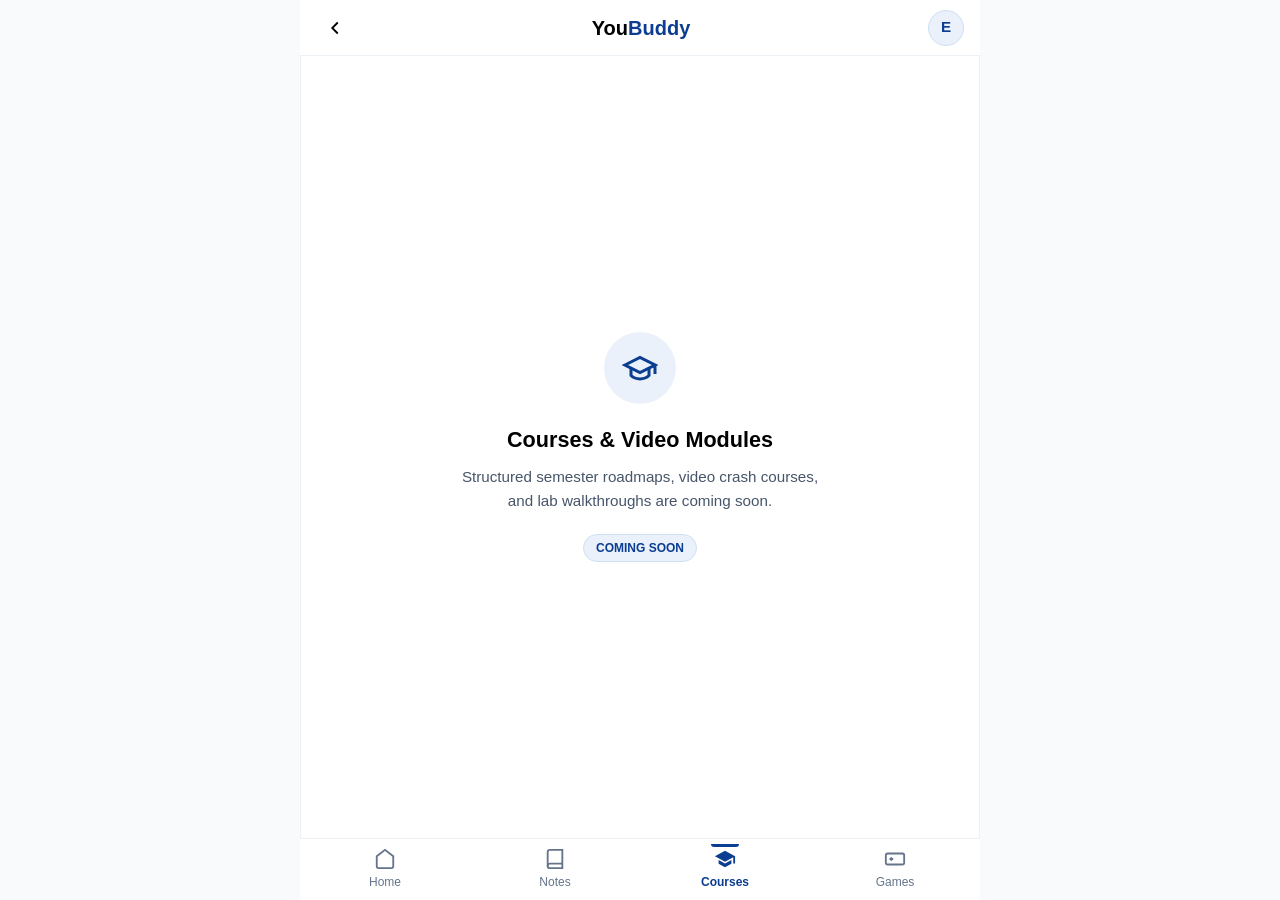
<file: courses.html>
<!DOCTYPE html>
<html lang="en">
<head>
  <meta charset="UTF-8" />
  <meta name="viewport" content="width=device-width, initial-scale=1.0, maximum-scale=1.0, user-scalable=no, viewport-fit=cover" />
  <meta name="description" content="YouBuddy — Engineering Courses" />
  <meta name="theme-color" content="#0B3D91" />

  <title>YouBuddy — Courses</title>
  <link rel="manifest" href="manifest.json" />
  <link rel="icon" href="icons/icon.svg" type="image/svg+xml" />

  <style>
    :root {
      --bg-primary: #FFFFFF;
      --bg-secondary: #F8FAFC;
      --accent-color: #0B3D91;
      --accent-light: #EBF1FA;
      --accent-border: #D0DFF2;
      --text-primary: #000000;
      --text-secondary: #475569;
      --text-muted: #64748B;
      --border-subtle: #EDF2F7;
      --topbar-height: 56px;
      --bottomnav-height: 62px;
      --app-max-width: 680px;
      --font-family: -apple-system, BlinkMacSystemFont, "Segoe UI", Roboto, sans-serif;
    }

    *, *::before, *::after {
      box-sizing: border-box;
      margin: 0; padding: 0;
      -webkit-tap-highlight-color: transparent;
    }

    body {
      background-color: #F8FAFC;
      color: var(--text-primary);
      font-family: var(--font-family);
      line-height: 1.5;
    }

    #app-container {
      max-width: var(--app-max-width);
      margin: 0 auto;
      background-color: var(--bg-primary);
      min-height: 100vh;
      display: flex;
      flex-direction: column;
      position: relative;
      border-left: 1px solid var(--border-subtle);
      border-right: 1px solid var(--border-subtle);
    }

    /* Top Bar */
    .top-bar {
      position: fixed;
      top: 0; left: 50%;
      transform: translateX(-50%);
      width: 100%;
      max-width: var(--app-max-width);
      height: var(--topbar-height);
      background-color: var(--bg-primary);
      border-bottom: 1px solid var(--border-subtle);
      display: flex;
      align-items: center;
      justify-content: space-between;
      padding: 0 16px;
      z-index: 100;
    }

    .brand-title {
      font-size: 1.25rem;
      font-weight: 800;
      color: var(--text-primary);
      text-decoration: none;
    }

    .brand-title span { color: var(--accent-color); }

    .avatar-btn {
      width: 36px;
      height: 36px;
      border-radius: 50%;
      background-color: var(--accent-light);
      color: var(--accent-color);
      border: 1.5px solid var(--accent-border);
      font-weight: 700;
      font-size: 0.95rem;
      display: flex;
      align-items: center;
      justify-content: center;
      text-decoration: none;
    }

    .icon-btn {
      background: none; border: none; cursor: pointer; padding: 8px; border-radius: 50%;
      display: flex; align-items: center; justify-content: center; color: var(--text-primary);
      text-decoration: none;
    }

    .placeholder-main {
      flex: 1;
      padding-top: var(--topbar-height);
      padding-bottom: var(--bottomnav-height);
      display: flex;
      flex-direction: column;
      align-items: center;
      justify-content: center;
      text-align: center;
      padding-left: 24px;
      padding-right: 24px;
    }

    .icon-badge {
      width: 72px; height: 72px;
      border-radius: 50%;
      background: var(--accent-light);
      color: var(--accent-color);
      display: flex;
      align-items: center;
      justify-content: center;
      margin-bottom: 20px;
    }

    .bottom-nav {
      position: fixed;
      bottom: 0; left: 50%;
      transform: translateX(-50%);
      width: 100%;
      max-width: var(--app-max-width);
      height: var(--bottomnav-height);
      background-color: var(--bg-primary);
      border-top: 1px solid var(--border-subtle);
      display: grid;
      grid-template-columns: repeat(4, 1fr);
      align-items: center;
      z-index: 100;
    }

    .bottom-nav-link {
      display: flex;
      flex-direction: column;
      align-items: center;
      justify-content: center;
      gap: 3px;
      text-decoration: none;
      color: var(--text-muted);
      font-size: 0.75rem;
      font-weight: 500;
      padding: 4px 0;
      position: relative;
    }

    .bottom-nav-link.active {
      color: var(--accent-color);
      font-weight: 700;
    }

    .bottom-nav-link.active::before {
      content: "";
      position: absolute;
      top: 0;
      width: 28px;
      height: 3px;
      background: var(--accent-color);
      border-radius: 0 0 3px 3px;
    }

    .bottom-nav-link svg { width: 22px; height: 22px; }
  </style>
</head>
<body>
  <div id="app-container">
    <header class="top-bar">
      <a href="index.html" class="icon-btn" aria-label="Back">
        <svg width="22" height="22" viewBox="0 0 24 24" fill="none" stroke="currentColor" stroke-width="2"><polyline points="15 18 9 12 15 6"/></svg>
      </a>
      <a href="index.html" class="brand-title">You<span>Buddy</span></a>
      <a href="profile.html" class="avatar-btn" id="top-avatar-btn">E</a>
    </header>

    <main class="placeholder-main">
      <div class="icon-badge">
        <svg width="36" height="36" viewBox="0 0 24 24" fill="none" stroke="currentColor" stroke-width="2"><path d="M22 10v6M2 10l10-5 10 5-10 5z"/><path d="M6 12v5c3 3 9 3 12 0v-5"/></svg>
      </div>
      <h1 style="font-size: 1.35rem; font-weight: 800; margin-bottom: 8px;">Courses & Video Modules</h1>
      <p style="font-size: 0.95rem; color: var(--text-secondary); max-width: 360px; line-height: 1.6; margin-bottom: 20px;">
        Structured semester roadmaps, video crash courses, and lab walkthroughs are coming soon.
      </p>
      <span style="padding: 4px 12px; background: var(--accent-light); color: var(--accent-color); border: 1px solid var(--accent-border); border-radius: 9999px; font-size: 0.75rem; font-weight: 700; text-transform: uppercase;">
        Coming Soon
      </span>
    </main>

    <nav class="bottom-nav">
      <a href="index.html" class="bottom-nav-link">
        <svg viewBox="0 0 24 24" fill="none" stroke="currentColor" stroke-width="2"><path d="M3 9l9-7 9 7v11a2 2 0 0 1-2 2H5a2 2 0 0 1-2-2z"/></svg>
        <span>Home</span>
      </a>
      <a href="notes.html" class="bottom-nav-link">
        <svg viewBox="0 0 24 24" fill="none" stroke="currentColor" stroke-width="2"><path d="M4 19.5A2.5 2.5 0 0 1 6.5 17H20"/><path d="M6.5 2H20v20H6.5A2.5 2.5 0 0 1 4 19.5v-15A2.5 2.5 0 0 1 6.5 2z"/></svg>
        <span>Notes</span>
      </a>
      <a href="courses.html" class="bottom-nav-link active">
        <svg viewBox="0 0 24 24" fill="currentColor"><path d="M12 3L1 9l11 6 9-4.91V17h2V9M5 13.18v4L12 21l7-3.82v-4L12 17l-7-3.82z"/></svg>
        <span>Courses</span>
      </a>
      <a href="games.html" class="bottom-nav-link">
        <svg viewBox="0 0 24 24" fill="none" stroke="currentColor" stroke-width="2"><rect x="2" y="6" width="20" height="12" rx="2"/><path d="M6 12h4m-2-2v4m7-2h.01m3-2h.01"/></svg>
        <span>Games</span>
      </a>
    </nav>
  </div>

  <script>
    const db = JSON.parse(localStorage.getItem('youbuddy_db_v1')) || {};
    const user = db.profile || { full_name: 'E' };
    document.getElementById('top-avatar-btn').textContent = (user.full_name || 'E')[0].toUpperCase();
  </script>
</body>
</html>
</file>
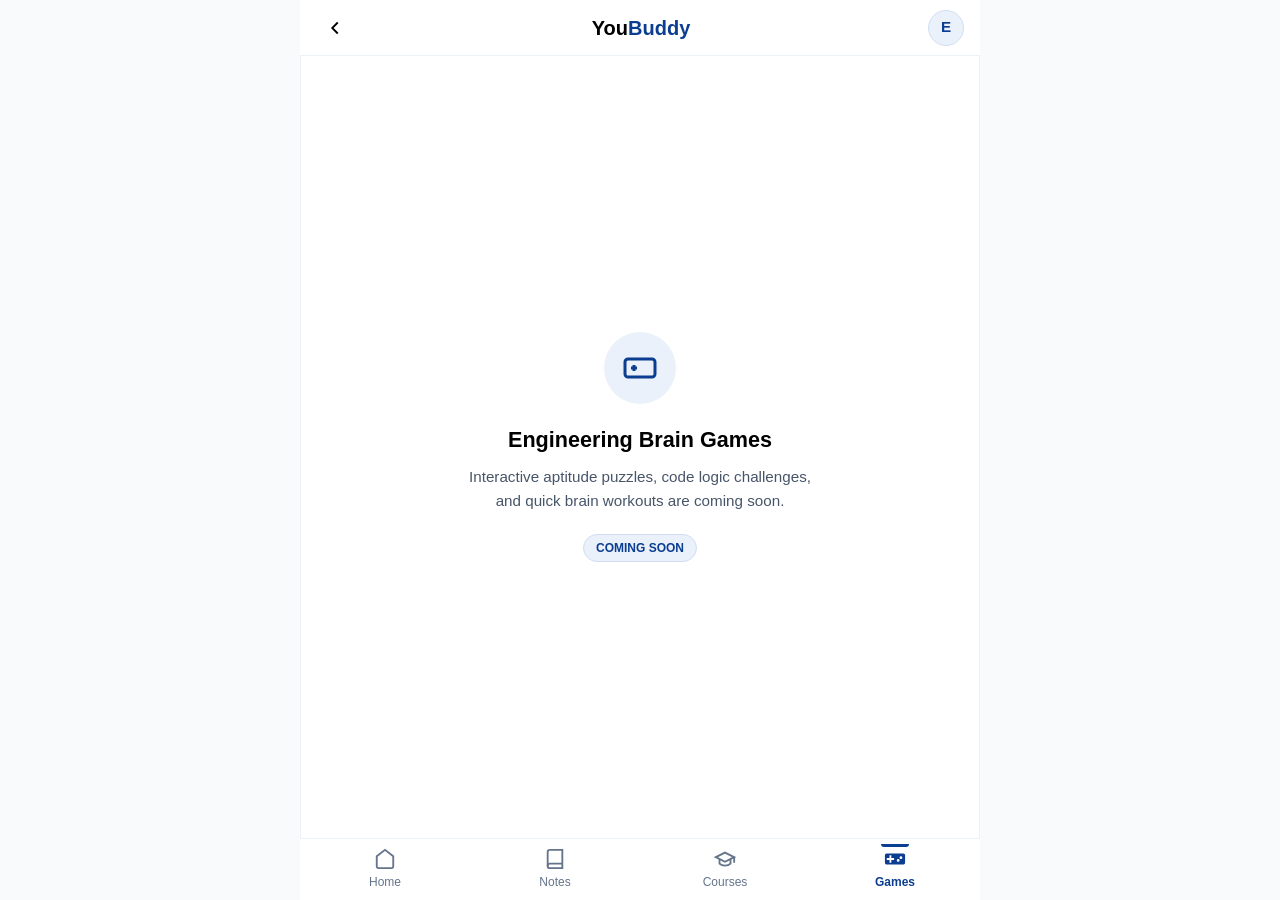
<file: games.html>
<!DOCTYPE html>
<html lang="en">
<head>
  <meta charset="UTF-8" />
  <meta name="viewport" content="width=device-width, initial-scale=1.0, maximum-scale=1.0, user-scalable=no, viewport-fit=cover" />
  <meta name="description" content="YouBuddy — Engineering Games" />
  <meta name="theme-color" content="#0B3D91" />

  <title>YouBuddy — Games</title>
  <link rel="manifest" href="manifest.json" />
  <link rel="icon" href="icons/icon.svg" type="image/svg+xml" />

  <style>
    :root {
      --bg-primary: #FFFFFF;
      --bg-secondary: #F8FAFC;
      --accent-color: #0B3D91;
      --accent-light: #EBF1FA;
      --accent-border: #D0DFF2;
      --text-primary: #000000;
      --text-secondary: #475569;
      --text-muted: #64748B;
      --border-subtle: #EDF2F7;
      --topbar-height: 56px;
      --bottomnav-height: 62px;
      --app-max-width: 680px;
      --font-family: -apple-system, BlinkMacSystemFont, "Segoe UI", Roboto, sans-serif;
    }

    *, *::before, *::after {
      box-sizing: border-box;
      margin: 0; padding: 0;
      -webkit-tap-highlight-color: transparent;
    }

    body {
      background-color: #F8FAFC;
      color: var(--text-primary);
      font-family: var(--font-family);
      line-height: 1.5;
    }

    #app-container {
      max-width: var(--app-max-width);
      margin: 0 auto;
      background-color: var(--bg-primary);
      min-height: 100vh;
      display: flex;
      flex-direction: column;
      position: relative;
      border-left: 1px solid var(--border-subtle);
      border-right: 1px solid var(--border-subtle);
    }

    /* Top Bar */
    .top-bar {
      position: fixed;
      top: 0; left: 50%;
      transform: translateX(-50%);
      width: 100%;
      max-width: var(--app-max-width);
      height: var(--topbar-height);
      background-color: var(--bg-primary);
      border-bottom: 1px solid var(--border-subtle);
      display: flex;
      align-items: center;
      justify-content: space-between;
      padding: 0 16px;
      z-index: 100;
    }

    .brand-title {
      font-size: 1.25rem;
      font-weight: 800;
      color: var(--text-primary);
      text-decoration: none;
    }

    .brand-title span { color: var(--accent-color); }

    .avatar-btn {
      width: 36px;
      height: 36px;
      border-radius: 50%;
      background-color: var(--accent-light);
      color: var(--accent-color);
      border: 1.5px solid var(--accent-border);
      font-weight: 700;
      font-size: 0.95rem;
      display: flex;
      align-items: center;
      justify-content: center;
      text-decoration: none;
    }

    .icon-btn {
      background: none; border: none; cursor: pointer; padding: 8px; border-radius: 50%;
      display: flex; align-items: center; justify-content: center; color: var(--text-primary);
      text-decoration: none;
    }

    .placeholder-main {
      flex: 1;
      padding-top: var(--topbar-height);
      padding-bottom: var(--bottomnav-height);
      display: flex;
      flex-direction: column;
      align-items: center;
      justify-content: center;
      text-align: center;
      padding-left: 24px;
      padding-right: 24px;
    }

    .icon-badge {
      width: 72px; height: 72px;
      border-radius: 50%;
      background: var(--accent-light);
      color: var(--accent-color);
      display: flex;
      align-items: center;
      justify-content: center;
      margin-bottom: 20px;
    }

    .bottom-nav {
      position: fixed;
      bottom: 0; left: 50%;
      transform: translateX(-50%);
      width: 100%;
      max-width: var(--app-max-width);
      height: var(--bottomnav-height);
      background-color: var(--bg-primary);
      border-top: 1px solid var(--border-subtle);
      display: grid;
      grid-template-columns: repeat(4, 1fr);
      align-items: center;
      z-index: 100;
    }

    .bottom-nav-link {
      display: flex;
      flex-direction: column;
      align-items: center;
      justify-content: center;
      gap: 3px;
      text-decoration: none;
      color: var(--text-muted);
      font-size: 0.75rem;
      font-weight: 500;
      padding: 4px 0;
      position: relative;
    }

    .bottom-nav-link.active {
      color: var(--accent-color);
      font-weight: 700;
    }

    .bottom-nav-link.active::before {
      content: "";
      position: absolute;
      top: 0;
      width: 28px;
      height: 3px;
      background: var(--accent-color);
      border-radius: 0 0 3px 3px;
    }

    .bottom-nav-link svg { width: 22px; height: 22px; }
  </style>
</head>
<body>
  <div id="app-container">
    <header class="top-bar">
      <a href="index.html" class="icon-btn" aria-label="Back">
        <svg width="22" height="22" viewBox="0 0 24 24" fill="none" stroke="currentColor" stroke-width="2"><polyline points="15 18 9 12 15 6"/></svg>
      </a>
      <a href="index.html" class="brand-title">You<span>Buddy</span></a>
      <a href="profile.html" class="avatar-btn" id="top-avatar-btn">E</a>
    </header>

    <main class="placeholder-main">
      <div class="icon-badge">
        <svg width="36" height="36" viewBox="0 0 24 24" fill="none" stroke="currentColor" stroke-width="2"><rect x="2" y="6" width="20" height="12" rx="2"/><path d="M6 12h4m-2-2v4m7-2h.01m3-2h.01"/></svg>
      </div>
      <h1 style="font-size: 1.35rem; font-weight: 800; margin-bottom: 8px;">Engineering Brain Games</h1>
      <p style="font-size: 0.95rem; color: var(--text-secondary); max-width: 360px; line-height: 1.6; margin-bottom: 20px;">
        Interactive aptitude puzzles, code logic challenges, and quick brain workouts are coming soon.
      </p>
      <span style="padding: 4px 12px; background: var(--accent-light); color: var(--accent-color); border: 1px solid var(--accent-border); border-radius: 9999px; font-size: 0.75rem; font-weight: 700; text-transform: uppercase;">
        Coming Soon
      </span>
    </main>

    <nav class="bottom-nav">
      <a href="index.html" class="bottom-nav-link">
        <svg viewBox="0 0 24 24" fill="none" stroke="currentColor" stroke-width="2"><path d="M3 9l9-7 9 7v11a2 2 0 0 1-2 2H5a2 2 0 0 1-2-2z"/></svg>
        <span>Home</span>
      </a>
      <a href="notes.html" class="bottom-nav-link">
        <svg viewBox="0 0 24 24" fill="none" stroke="currentColor" stroke-width="2"><path d="M4 19.5A2.5 2.5 0 0 1 6.5 17H20"/><path d="M6.5 2H20v20H6.5A2.5 2.5 0 0 1 4 19.5v-15A2.5 2.5 0 0 1 6.5 2z"/></svg>
        <span>Notes</span>
      </a>
      <a href="courses.html" class="bottom-nav-link">
        <svg viewBox="0 0 24 24" fill="none" stroke="currentColor" stroke-width="2"><path d="M22 10v6M2 10l10-5 10 5-10 5z"/><path d="M6 12v5c3 3 9 3 12 0v-5"/></svg>
        <span>Courses</span>
      </a>
      <a href="games.html" class="bottom-nav-link active">
        <svg viewBox="0 0 24 24" fill="currentColor"><path d="M21 6H3c-1.1 0-2 .9-2 2v8c0 1.1.9 2 2 2h18c1.1 0 2-.9 2-2V8c0-1.1-.9-2-2-2zm-10 7H8v3H6v-3H3v-2h3V8h2v3h3v2zm4.5 2c-.83 0-1.5-.67-1.5-1.5s.67-1.5 1.5-1.5 1.5.67 1.5 1.5-.67 1.5-1.5 1.5zm3-3c-.83 0-1.5-.67-1.5-1.5S17.67 9 18.5 9s1.5.67 1.5 1.5-.67 1.5-1.5 1.5z"/></svg>
        <span>Games</span>
      </a>
    </nav>
  </div>

  <script>
    const db = JSON.parse(localStorage.getItem('youbuddy_db_v1')) || {};
    const user = db.profile || { full_name: 'E' };
    document.getElementById('top-avatar-btn').textContent = (user.full_name || 'E')[0].toUpperCase();
  </script>
</body>
</html>
</file>
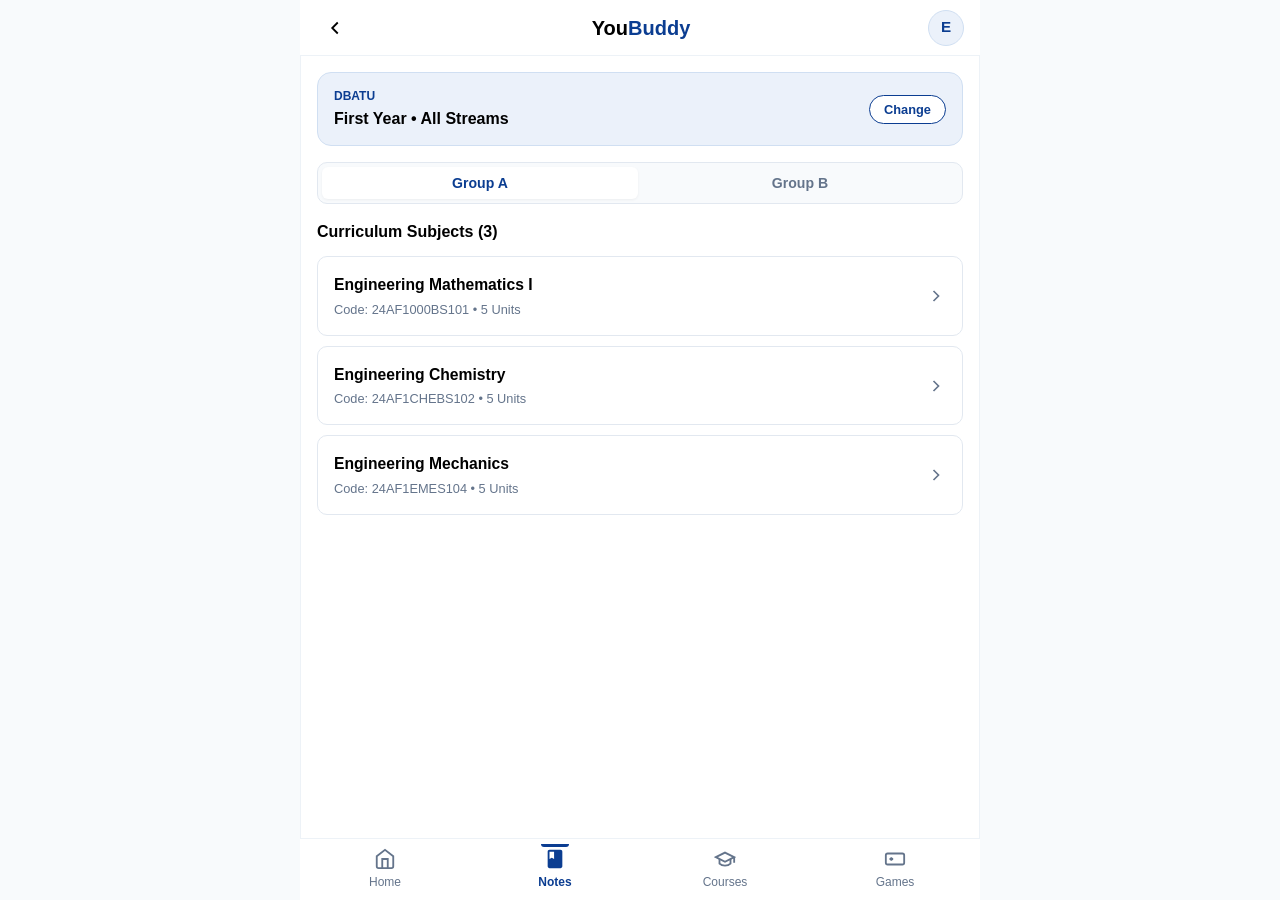
<file: notes.html>
<!DOCTYPE html>
<html lang="en">
<head>
  <meta charset="UTF-8" />
  <meta name="viewport" content="width=device-width, initial-scale=1.0, maximum-scale=1.0, user-scalable=no, viewport-fit=cover" />
  <meta name="description" content="YouBuddy — Engineering Notes & Syllabus Hub" />
  <meta name="theme-color" content="#0B3D91" />
  <meta name="mobile-web-app-capable" content="yes" />
  <meta name="apple-mobile-web-app-capable" content="yes" />

  <title>YouBuddy — Notes & Syllabus</title>
  <link rel="manifest" href="manifest.json" />
  <link rel="icon" href="icons/icon.svg" type="image/svg+xml" />

  <style>
    :root {
      --bg-primary: #FFFFFF;
      --bg-secondary: #F8FAFC;
      --accent-color: #0B3D91;
      --accent-hover: #082C6A;
      --accent-light: #EBF1FA;
      --accent-border: #D0DFF2;
      --text-primary: #000000;
      --text-secondary: #475569;
      --text-muted: #64748B;
      --text-inverse: #FFFFFF;
      --border-subtle: #EDF2F7;
      --border-medium: #E2E8F0;
      --radius-sm: 6px;
      --radius-md: 10px;
      --radius-lg: 14px;
      --radius-full: 9999px;
      --shadow-sm: 0 1px 3px rgba(0,0,0,0.05);
      --topbar-height: 56px;
      --bottomnav-height: 62px;
      --app-max-width: 680px;
      --font-family: -apple-system, BlinkMacSystemFont, "Segoe UI", Roboto, sans-serif;
    }

    *, *::before, *::after {
      box-sizing: border-box;
      margin: 0;
      padding: 0;
      -webkit-tap-highlight-color: transparent;
    }

    body {
      background-color: #F8FAFC;
      color: var(--text-primary);
      font-family: var(--font-family);
      line-height: 1.5;
    }

    #app-container {
      max-width: var(--app-max-width);
      margin: 0 auto;
      background-color: var(--bg-primary);
      min-height: 100vh;
      display: flex;
      flex-direction: column;
      position: relative;
      border-left: 1px solid var(--border-subtle);
      border-right: 1px solid var(--border-subtle);
    }

    /* Top Bar */
    .top-bar {
      position: fixed;
      top: 0;
      left: 50%;
      transform: translateX(-50%);
      width: 100%;
      max-width: var(--app-max-width);
      height: var(--topbar-height);
      background-color: var(--bg-primary);
      border-bottom: 1px solid var(--border-subtle);
      display: flex;
      align-items: center;
      justify-content: space-between;
      padding: 0 16px;
      z-index: 100;
    }

    .brand-title {
      font-size: 1.25rem;
      font-weight: 800;
      color: var(--text-primary);
      text-decoration: none;
    }

    .brand-title span { color: var(--accent-color); }

    .icon-btn {
      background: none;
      border: none;
      cursor: pointer;
      padding: 8px;
      border-radius: var(--radius-full);
      display: flex;
      align-items: center;
      justify-content: center;
      color: var(--text-primary);
    }

    .avatar-btn {
      width: 36px;
      height: 36px;
      border-radius: var(--radius-full);
      background-color: var(--accent-light);
      color: var(--accent-color);
      border: 1.5px solid var(--accent-border);
      font-weight: 700;
      font-size: 0.95rem;
      display: flex;
      align-items: center;
      justify-content: center;
      text-decoration: none;
    }

    /* Main Container */
    .notes-main {
      flex: 1;
      padding-top: calc(var(--topbar-height) + 16px);
      padding-bottom: calc(var(--bottomnav-height) + 24px);
      padding-left: 16px;
      padding-right: 16px;
      display: flex;
      flex-direction: column;
      gap: 16px;
    }

    /* Active Academic Context Bar */
    .context-card {
      background-color: var(--accent-light);
      border: 1px solid var(--accent-border);
      border-radius: var(--radius-lg);
      padding: 14px 16px;
      display: flex;
      align-items: center;
      justify-content: space-between;
    }

    .context-uni-tag {
      font-size: 0.75rem;
      font-weight: 700;
      color: var(--accent-color);
      text-transform: uppercase;
    }

    .context-details {
      font-size: 1rem;
      font-weight: 700;
      color: var(--text-primary);
      margin-top: 2px;
    }

    .btn-change {
      background: #FFFFFF;
      border: 1px solid var(--accent-color);
      color: var(--accent-color);
      border-radius: var(--radius-full);
      padding: 6px 14px;
      font-size: 0.8rem;
      font-weight: 700;
      cursor: pointer;
    }

    /* Group Tabs */
    .group-tabs {
      display: flex;
      background: var(--bg-secondary);
      border: 1px solid var(--border-medium);
      border-radius: var(--radius-md);
      padding: 4px;
      gap: 4px;
    }

    .group-btn {
      flex: 1;
      padding: 8px 12px;
      border: none;
      background: none;
      font-size: 0.88rem;
      font-weight: 600;
      color: var(--text-muted);
      cursor: pointer;
      border-radius: var(--radius-sm);
    }

    .group-btn.active {
      background: #FFFFFF;
      color: var(--accent-color);
      font-weight: 700;
      box-shadow: var(--shadow-sm);
    }

    /* Subjects List */
    .subject-row {
      background: var(--bg-primary);
      border: 1px solid var(--border-medium);
      border-radius: var(--radius-md);
      padding: 16px;
      display: flex;
      align-items: center;
      justify-content: space-between;
      cursor: pointer;
      transition: all 0.2s;
      margin-bottom: 10px;
    }

    .subject-row:hover {
      border-color: var(--accent-color);
      background-color: var(--accent-light);
    }

    .subject-title {
      font-weight: 700;
      font-size: 0.98rem;
    }

    .subject-code {
      font-size: 0.8rem;
      color: var(--text-muted);
      margin-top: 3px;
    }

    /* Topics List */
    .topic-row {
      background: var(--bg-primary);
      border: 1px solid var(--border-medium);
      border-radius: var(--radius-md);
      padding: 14px 16px;
      display: flex;
      align-items: center;
      justify-content: space-between;
      margin-bottom: 10px;
    }

    .topic-title {
      font-weight: 600;
      font-size: 0.95rem;
    }

    .btn-pdf {
      background: var(--accent-light);
      border: 1px solid var(--accent-border);
      color: var(--accent-color);
      border-radius: var(--radius-sm);
      padding: 6px 12px;
      font-size: 0.8rem;
      font-weight: 700;
      cursor: pointer;
      display: inline-flex;
      align-items: center;
      gap: 6px;
    }

    .btn-pdf:hover {
      background: var(--accent-color);
      color: #FFFFFF;
    }

    /* Bottom Nav */
    .bottom-nav {
      position: fixed;
      bottom: 0;
      left: 50%;
      transform: translateX(-50%);
      width: 100%;
      max-width: var(--app-max-width);
      height: var(--bottomnav-height);
      background-color: var(--bg-primary);
      border-top: 1px solid var(--border-subtle);
      display: grid;
      grid-template-columns: repeat(4, 1fr);
      align-items: center;
      z-index: 100;
    }

    .bottom-nav-link {
      display: flex;
      flex-direction: column;
      align-items: center;
      justify-content: center;
      gap: 3px;
      text-decoration: none;
      color: var(--text-muted);
      font-size: 0.75rem;
      font-weight: 500;
      padding: 4px 0;
      position: relative;
    }

    .bottom-nav-link.active {
      color: var(--accent-color);
      font-weight: 700;
    }

    .bottom-nav-link.active::before {
      content: "";
      position: absolute;
      top: 0;
      width: 28px;
      height: 3px;
      background: var(--accent-color);
      border-radius: 0 0 3px 3px;
    }

    .bottom-nav-link svg { width: 22px; height: 22px; }

    /* Modals */
    .modal-backdrop {
      position: fixed;
      top: 0; left: 0; right: 0; bottom: 0;
      background: rgba(0,0,0,0.5);
      z-index: 300;
      display: flex;
      align-items: flex-end;
      justify-content: center;
      opacity: 0;
      pointer-events: none;
      transition: opacity 0.25s;
    }

    @media (min-width: 680px) {
      .modal-backdrop { align-items: center; }
    }

    .modal-backdrop.open {
      opacity: 1;
      pointer-events: auto;
    }

    .modal-dialog {
      width: 100%;
      max-width: var(--app-max-width);
      max-height: 90vh;
      background: var(--bg-primary);
      border-radius: var(--radius-lg) var(--radius-lg) 0 0;
      display: flex;
      flex-direction: column;
      overflow: hidden;
    }

    @media (min-width: 680px) {
      .modal-dialog { border-radius: var(--radius-lg); }
    }

    .pdf-modal-dialog {
      max-width: 900px;
      height: 92vh;
    }

    .modal-header {
      padding: 14px 16px;
      border-bottom: 1px solid var(--border-subtle);
      display: flex;
      align-items: center;
      justify-content: space-between;
    }

    .modal-body {
      padding: 16px;
      overflow-y: auto;
      flex: 1;
    }
  </style>
</head>
<body>
  <div id="app-container">
    <!-- Top Bar -->
    <header class="top-bar">
      <a href="index.html" class="icon-btn" aria-label="Back">
        <svg width="22" height="22" viewBox="0 0 24 24" fill="none" stroke="currentColor" stroke-width="2"><polyline points="15 18 9 12 15 6"/></svg>
      </a>
      <a href="index.html" class="brand-title">You<span>Buddy</span></a>
      <a href="profile.html" class="avatar-btn" id="top-avatar-btn">E</a>
    </header>

    <!-- Main Notes Content -->
    <main class="notes-main">
      <!-- Active Context Bar -->
      <div class="context-card">
        <div>
          <div class="context-uni-tag" id="ctx-uni-code">DBATU</div>
          <div class="context-details" id="ctx-desc">First Year • All Streams</div>
        </div>
        <button class="btn-change" id="btn-change-context">Change</button>
      </div>

      <!-- Group Tabs for First Year -->
      <div class="group-tabs" id="group-tabs-container">
        <button class="group-btn active" data-grp="Group A">Group A</button>
        <button class="group-btn" data-grp="Group B">Group B</button>
      </div>

      <!-- Subjects & Topics Area -->
      <div id="notes-content-view">
        <!-- Injected via JavaScript -->
      </div>
    </main>

    <!-- Bottom Navigation Bar (4 Items) -->
    <nav class="bottom-nav">
      <a href="index.html" class="bottom-nav-link">
        <svg viewBox="0 0 24 24" fill="none" stroke="currentColor" stroke-width="2"><path d="M3 9l9-7 9 7v11a2 2 0 0 1-2 2H5a2 2 0 0 1-2-2z"/><polyline points="9 22 9 12 15 12 15 22"/></svg>
        <span>Home</span>
      </a>
      <a href="notes.html" class="bottom-nav-link active">
        <svg viewBox="0 0 24 24" fill="currentColor"><path d="M18 2H6c-1.1 0-2 .9-2 2v16c0 1.1.9 2 2 2h12c1.1 0 2-.9 2-2V4c0-1.1-.9-2-2-2zM6 4h5v8l-2.5-1.5L6 12V4z"/></svg>
        <span>Notes</span>
      </a>
      <a href="courses.html" class="bottom-nav-link">
        <svg viewBox="0 0 24 24" fill="none" stroke="currentColor" stroke-width="2"><path d="M22 10v6M2 10l10-5 10 5-10 5z"/><path d="M6 12v5c3 3 9 3 12 0v-5"/></svg>
        <span>Courses</span>
      </a>
      <a href="games.html" class="bottom-nav-link">
        <svg viewBox="0 0 24 24" fill="none" stroke="currentColor" stroke-width="2"><rect x="2" y="6" width="20" height="12" rx="2"/><path d="M6 12h4m-2-2v4m7-2h.01m3-2h.01"/></svg>
        <span>Games</span>
      </a>
    </nav>
  </div>

  <!-- PDF Viewer Modal -->
  <div class="modal-backdrop" id="pdf-modal">
    <div class="modal-dialog pdf-modal-dialog">
      <div class="modal-header">
        <div>
          <div style="font-weight:700; font-size:1rem;" id="pdf-title-text">Unit Notes</div>
          <div style="font-size:0.75rem; color:var(--text-muted);" id="pdf-sub-text">Syllabus PDF</div>
        </div>
        <div style="display:flex; gap:10px;">
          <a href="#" id="pdf-download-link" target="_blank" download style="padding:6px 12px; background:var(--bg-secondary); border:1px solid var(--border-medium); border-radius:6px; text-decoration:none; color:var(--text-primary); font-size:0.8rem; font-weight:600;">Download</a>
          <button class="icon-btn" id="close-pdf-modal">
            <svg width="20" height="20" viewBox="0 0 24 24" fill="none" stroke="currentColor" stroke-width="2"><line x1="18" y1="6" x2="6" y2="18"/><line x1="6" y1="6" x2="18" y2="18"/></svg>
          </button>
        </div>
      </div>
      <div style="flex:1; background:#525659;">
        <iframe id="pdf-frame" src="" style="width:100%; height:100%; border:none;"></iframe>
      </div>
    </div>
  </div>

  <script>
    // ========================================================================
    // Self-Contained Notes View Logic
    // ========================================================================
    const DB_KEY = 'youbuddy_db_v1';
    let currentGroup = 'Group A';
    let currentSubject = null;

    function getDb() {
      try {
        return JSON.parse(localStorage.getItem(DB_KEY)) || {};
      } catch (e) {
        return {};
      }
    }

    function renderNotes() {
      const db = getDb();
      const user = db.profile || { full_name: 'E' };
      document.getElementById('top-avatar-btn').textContent = (user.full_name || 'E')[0].toUpperCase();

      const yearId = user.selected_year_id || 'year-dbatu-1';
      const allSubjects = db.subjects || [];
      const subjects = allSubjects.filter(s => s.year_id === yearId);

      const hasGroups = subjects.some(s => s.group_name);
      document.getElementById('group-tabs-container').style.display = hasGroups ? 'flex' : 'none';

      let filtered = subjects;
      if (hasGroups) {
        filtered = subjects.filter(s => s.group_name === currentGroup || !s.group_name);
      }

      const container = document.getElementById('notes-content-view');
      if (filtered.length === 0) {
        container.innerHTML = '<p style="text-align:center; padding:40px; color:var(--text-muted);">No subjects found for this selection.</p>';
        return;
      }

      container.innerHTML = `
        <div style="font-weight:700; font-size:1rem; margin-bottom:12px;">Curriculum Subjects (${filtered.length})</div>
        ${filtered.map(s => `
          <div class="subject-row" onclick="viewSubjectTopics('${s.id}')">
            <div>
              <div class="subject-title">${escapeHtml(s.name)}</div>
              <div class="subject-code">${s.code ? 'Code: ' + escapeHtml(s.code) + ' • ' : ''}${s.units_count || 5} Units</div>
            </div>
            <svg width="20" height="20" viewBox="0 0 24 24" fill="none" stroke="currentColor" stroke-width="2" style="color:var(--text-muted);"><polyline points="9 18 15 12 9 6"/></svg>
          </div>
        `).join('')}
      `;
    }

    window.viewSubjectTopics = function(subjectId) {
      const db = getDb();
      const subjects = db.subjects || [];
      const subject = subjects.find(s => s.id === subjectId);
      if (!subject) return;

      const topics = (db.topics || []).filter(t => t.subject_id === subjectId);
      const container = document.getElementById('notes-content-view');

      container.innerHTML = `
        <div style="display:flex; align-items:center; gap:8px; margin-bottom:16px;">
          <button class="icon-btn" onclick="renderNotes()" style="color:var(--accent-color);">
            <svg width="22" height="22" viewBox="0 0 24 24" fill="none" stroke="currentColor" stroke-width="2"><polyline points="15 18 9 12 15 6"/></svg>
          </button>
          <div>
            <div style="font-weight:700; font-size:1.1rem;">${escapeHtml(subject.name)}</div>
            <div style="font-size:0.8rem; color:var(--text-muted);">${subject.code || 'Syllabus Topics'}</div>
          </div>
        </div>
        ${topics.length > 0 ? topics.map(t => `
          <div class="topic-row">
            <div>
              <div class="topic-title">${escapeHtml(t.title)}</div>
              <div style="font-size:0.8rem; color:var(--text-muted);">${t.page_count ? t.page_count + ' Pages • ' : ''}PDF Note</div>
            </div>
            <button class="btn-pdf" onclick="openPDF('${t.pdf_url}', '${escapeHtml(t.title)}', '${escapeHtml(subject.name)}')">
              <svg width="14" height="14" viewBox="0 0 24 24" fill="none" stroke="currentColor" stroke-width="2"><path d="M4 19.5A2.5 2.5 0 0 1 6.5 17H20"/><path d="M6.5 2H20v20H6.5A2.5 2.5 0 0 1 4 19.5v-15A2.5 2.5 0 0 1 6.5 2z"/></svg>
              View PDF
            </button>
          </div>
        `).join('') : '<p style="text-align:center; padding:40px; color:var(--text-muted);">No topic notes uploaded yet.</p>'}
      `;
    };

    // Group Tab Switcher
    document.querySelectorAll('.group-btn').forEach(btn => {
      btn.addEventListener('click', () => {
        document.querySelectorAll('.group-btn').forEach(b => b.classList.remove('active'));
        btn.classList.add('active');
        currentGroup = btn.getAttribute('data-grp');
        renderNotes();
      });
    });

    // PDF Modal
    const pdfModal = document.getElementById('pdf-modal');
    window.openPDF = function(url, title, subjectName) {
      document.getElementById('pdf-title-text').textContent = title;
      document.getElementById('pdf-sub-text').textContent = subjectName;
      document.getElementById('pdf-download-link').href = url;
      document.getElementById('pdf-frame').src = url;
      pdfModal.classList.add('open');
    };

    document.getElementById('close-pdf-modal').addEventListener('click', () => {
      pdfModal.classList.remove('open');
      document.getElementById('pdf-frame').src = '';
    });

    function escapeHtml(str) {
      if (!str) return '';
      return str.replace(/&/g, '&amp;').replace(/</g, '&lt;').replace(/>/g, '&gt;').replace(/"/g, '&quot;');
    }

    renderNotes();
  </script>
</body>
</html>
</file>
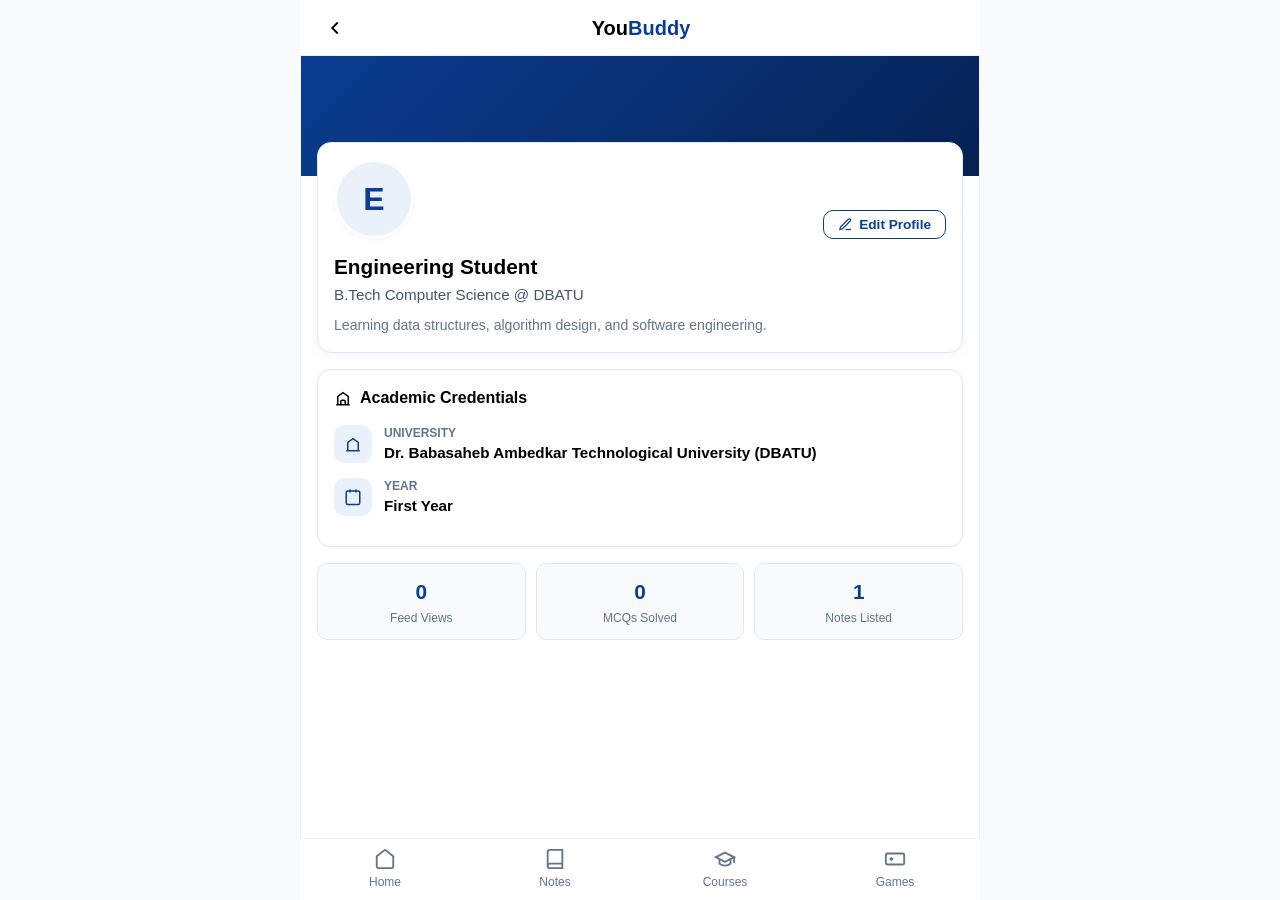
<file: profile.html>
<!DOCTYPE html>
<html lang="en">
<head>
  <meta charset="UTF-8" />
  <meta name="viewport" content="width=device-width, initial-scale=1.0, maximum-scale=1.0, user-scalable=no, viewport-fit=cover" />
  <meta name="description" content="YouBuddy — Student Profile" />
  <meta name="theme-color" content="#0B3D91" />

  <title>YouBuddy — Student Profile</title>
  <link rel="manifest" href="manifest.json" />
  <link rel="icon" href="icons/icon.svg" type="image/svg+xml" />

  <style>
    :root {
      --bg-primary: #FFFFFF;
      --bg-secondary: #F8FAFC;
      --accent-color: #0B3D91;
      --accent-hover: #082C6A;
      --accent-light: #EBF1FA;
      --accent-border: #D0DFF2;
      --text-primary: #000000;
      --text-secondary: #475569;
      --text-muted: #64748B;
      --text-inverse: #FFFFFF;
      --border-subtle: #EDF2F7;
      --border-medium: #E2E8F0;
      --radius-sm: 6px;
      --radius-md: 10px;
      --radius-lg: 14px;
      --radius-full: 9999px;
      --shadow-sm: 0 1px 3px rgba(0,0,0,0.05);
      --shadow-card: 0 2px 8px rgba(11, 61, 145, 0.06);
      --topbar-height: 56px;
      --bottomnav-height: 62px;
      --app-max-width: 680px;
      --font-family: -apple-system, BlinkMacSystemFont, "Segoe UI", Roboto, sans-serif;
    }

    *, *::before, *::after {
      box-sizing: border-box;
      margin: 0;
      padding: 0;
      -webkit-tap-highlight-color: transparent;
    }

    body {
      background-color: #F8FAFC;
      color: var(--text-primary);
      font-family: var(--font-family);
      line-height: 1.5;
    }

    #app-container {
      max-width: var(--app-max-width);
      margin: 0 auto;
      background-color: var(--bg-primary);
      min-height: 100vh;
      display: flex;
      flex-direction: column;
      position: relative;
      border-left: 1px solid var(--border-subtle);
      border-right: 1px solid var(--border-subtle);
    }

    /* Top Bar */
    .top-bar {
      position: fixed;
      top: 0;
      left: 50%;
      transform: translateX(-50%);
      width: 100%;
      max-width: var(--app-max-width);
      height: var(--topbar-height);
      background-color: var(--bg-primary);
      border-bottom: 1px solid var(--border-subtle);
      display: flex;
      align-items: center;
      justify-content: space-between;
      padding: 0 16px;
      z-index: 100;
    }

    .brand-title {
      font-size: 1.25rem;
      font-weight: 800;
      color: var(--text-primary);
      text-decoration: none;
    }

    .brand-title span { color: var(--accent-color); }

    .icon-btn {
      background: none;
      border: none;
      cursor: pointer;
      padding: 8px;
      border-radius: var(--radius-full);
      display: flex;
      align-items: center;
      justify-content: center;
      color: var(--text-primary);
      text-decoration: none;
    }

    /* Profile Main Container */
    .profile-main {
      flex: 1;
      padding-top: var(--topbar-height);
      padding-bottom: calc(var(--bottomnav-height) + 30px);
      display: flex;
      flex-direction: column;
      gap: 16px;
    }

    /* Cover Hero Banner */
    .cover-banner {
      height: 120px;
      background: linear-gradient(135deg, #0B3D91 0%, #062254 100%);
    }

    /* Main Info Card */
    .profile-info-card {
      background: var(--bg-primary);
      border: 1px solid var(--border-medium);
      border-radius: var(--radius-lg);
      margin: -50px 16px 0;
      padding: 16px;
      box-shadow: var(--shadow-card);
    }

    .avatar-row {
      display: flex;
      align-items: flex-end;
      justify-content: space-between;
      margin-bottom: 12px;
    }

    .avatar-large {
      width: 80px;
      height: 80px;
      border-radius: var(--radius-full);
      background-color: var(--accent-light);
      color: var(--accent-color);
      border: 3.5px solid #FFFFFF;
      font-size: 2rem;
      font-weight: 800;
      display: flex;
      align-items: center;
      justify-content: center;
      box-shadow: var(--shadow-sm);
    }

    .btn-edit {
      border: 1.5px solid var(--accent-color);
      color: var(--accent-color);
      background: none;
      padding: 6px 14px;
      border-radius: var(--radius-md);
      font-size: 0.85rem;
      font-weight: 700;
      cursor: pointer;
      display: inline-flex;
      align-items: center;
      gap: 6px;
    }

    .profile-name {
      font-size: 1.3rem;
      font-weight: 800;
      color: var(--text-primary);
    }

    .profile-headline {
      font-size: 0.95rem;
      color: var(--text-secondary);
      margin-top: 2px;
    }

    .profile-bio {
      font-size: 0.88rem;
      color: var(--text-muted);
      margin-top: 8px;
      line-height: 1.5;
    }

    /* Academic Credentials Card */
    .profile-section-card {
      background: var(--bg-primary);
      border: 1px solid var(--border-medium);
      border-radius: var(--radius-lg);
      margin: 0 16px;
      padding: 16px;
      box-shadow: var(--shadow-sm);
    }

    .section-heading {
      font-size: 1rem;
      font-weight: 700;
      color: var(--text-primary);
      margin-bottom: 14px;
      display: flex;
      align-items: center;
      gap: 8px;
    }

    .cred-row {
      display: flex;
      align-items: center;
      gap: 12px;
      margin-bottom: 12px;
    }

    .cred-icon {
      width: 38px;
      height: 38px;
      border-radius: var(--radius-md);
      background: var(--accent-light);
      color: var(--accent-color);
      display: flex;
      align-items: center;
      justify-content: center;
      flex-shrink: 0;
    }

    .cred-label {
      font-size: 0.75rem;
      color: var(--text-muted);
      text-transform: uppercase;
      font-weight: 600;
    }

    .cred-val {
      font-weight: 700;
      font-size: 0.95rem;
      color: var(--text-primary);
    }

    /* Stats Grid */
    .stats-grid {
      display: grid;
      grid-template-columns: repeat(3, 1fr);
      gap: 10px;
      margin: 0 16px;
    }

    .stat-pill {
      background: var(--bg-secondary);
      border: 1px solid var(--border-medium);
      border-radius: var(--radius-md);
      padding: 12px;
      text-align: center;
    }

    .stat-num {
      font-size: 1.3rem;
      font-weight: 800;
      color: var(--accent-color);
    }

    .stat-desc {
      font-size: 0.75rem;
      color: var(--text-muted);
      margin-top: 2px;
    }

    /* Bottom Nav */
    .bottom-nav {
      position: fixed;
      bottom: 0;
      left: 50%;
      transform: translateX(-50%);
      width: 100%;
      max-width: var(--app-max-width);
      height: var(--bottomnav-height);
      background-color: var(--bg-primary);
      border-top: 1px solid var(--border-subtle);
      display: grid;
      grid-template-columns: repeat(4, 1fr);
      align-items: center;
      z-index: 100;
    }

    .bottom-nav-link {
      display: flex;
      flex-direction: column;
      align-items: center;
      justify-content: center;
      gap: 3px;
      text-decoration: none;
      color: var(--text-muted);
      font-size: 0.75rem;
      font-weight: 500;
      padding: 4px 0;
    }

    .bottom-nav-link svg { width: 22px; height: 22px; }

    /* Edit Modal */
    .modal-backdrop {
      position: fixed;
      top: 0; left: 0; right: 0; bottom: 0;
      background: rgba(0,0,0,0.5);
      z-index: 300;
      display: flex;
      align-items: flex-end;
      justify-content: center;
      opacity: 0;
      pointer-events: none;
      transition: opacity 0.25s;
    }

    @media (min-width: 680px) { .modal-backdrop { align-items: center; } }
    .modal-backdrop.open { opacity: 1; pointer-events: auto; }

    .modal-dialog {
      width: 100%;
      max-width: var(--app-max-width);
      background: var(--bg-primary);
      border-radius: var(--radius-lg) var(--radius-lg) 0 0;
      display: flex;
      flex-direction: column;
      overflow: hidden;
    }

    @media (min-width: 680px) { .modal-dialog { border-radius: var(--radius-lg); } }

    .modal-header {
      padding: 16px;
      border-bottom: 1px solid var(--border-subtle);
      display: flex;
      align-items: center;
      justify-content: space-between;
    }

    .modal-body { padding: 16px; }

    .form-group {
      margin-bottom: 14px;
      display: flex;
      flex-direction: column;
      gap: 6px;
    }

    .form-label { font-size: 0.85rem; font-weight: 600; }

    .form-control {
      width: 100%;
      padding: 10px 12px;
      border: 1px solid var(--border-medium);
      border-radius: var(--radius-md);
      font-size: 0.95rem;
      font-family: inherit;
    }

    .btn-submit {
      width: 100%;
      padding: 12px;
      background: var(--accent-color);
      color: #FFFFFF;
      border: none;
      border-radius: var(--radius-md);
      font-weight: 700;
      font-size: 0.95rem;
      cursor: pointer;
      margin-top: 10px;
    }
  </style>
</head>
<body>
  <div id="app-container">
    <!-- Top Bar -->
    <header class="top-bar">
      <a href="index.html" class="icon-btn" aria-label="Back">
        <svg width="22" height="22" viewBox="0 0 24 24" fill="none" stroke="currentColor" stroke-width="2"><polyline points="15 18 9 12 15 6"/></svg>
      </a>
      <a href="index.html" class="brand-title">You<span>Buddy</span></a>
      <div style="width: 36px;"></div>
    </header>

    <!-- Profile View -->
    <main class="profile-main">
      <div class="cover-banner"></div>

      <!-- Main Profile Info -->
      <div class="profile-info-card">
        <div class="avatar-row">
          <div class="avatar-large" id="prof-avatar-large">E</div>
          <button class="btn-edit" id="btn-open-edit">
            <svg width="15" height="15" viewBox="0 0 24 24" fill="none" stroke="currentColor" stroke-width="2"><path d="M12 20h9"/><path d="M16.5 3.5a2.121 2.121 0 0 1 3 3L7 19l-4 1 1-4L16.5 3.5z"/></svg>
            Edit Profile
          </button>
        </div>
        <h1 class="profile-name" id="prof-name">Engineering Student</h1>
        <p class="profile-headline" id="prof-headline">B.Tech Computer Science @ DBATU</p>
        <p class="profile-bio" id="prof-bio">Passionate about software development and engineering concepts.</p>
      </div>

      <!-- Academic Credentials -->
      <div class="profile-section-card">
        <div class="section-heading">
          <svg width="18" height="18" viewBox="0 0 24 24" fill="none" stroke="currentColor" stroke-width="2"><path d="M3 21h18"/><path d="M5 21V10l7-5 7 5v11"/><path d="M9 21v-4a2 2 0 0 1 2-2h2a2 2 0 0 1 2 2v4"/></svg>
          Academic Credentials
        </div>
        <div class="cred-row">
          <div class="cred-icon">
            <svg width="18" height="18" viewBox="0 0 24 24" fill="none" stroke="currentColor" stroke-width="2"><path d="M3 21h18"/><path d="M5 21V10l7-5 7 5v11"/></svg>
          </div>
          <div>
            <div class="cred-label">University</div>
            <div class="cred-val" id="prof-uni-val">Dr. Babasaheb Ambedkar Technological University (DBATU)</div>
          </div>
        </div>
        <div class="cred-row">
          <div class="cred-icon">
            <svg width="18" height="18" viewBox="0 0 24 24" fill="none" stroke="currentColor" stroke-width="2"><rect x="3" y="4" width="18" height="18" rx="2"/><line x1="16" y1="2" x2="16" y2="6"/><line x1="8" y1="2" x2="8" y2="6"/></svg>
          </div>
          <div>
            <div class="cred-label">Year</div>
            <div class="cred-val" id="prof-year-val">First Year</div>
          </div>
        </div>
      </div>

      <!-- Activity Stats -->
      <div class="stats-grid">
        <div class="stat-pill">
          <div class="stat-num" id="stat-views-val">0</div>
          <div class="stat-desc">Feed Views</div>
        </div>
        <div class="stat-pill">
          <div class="stat-num" id="stat-mcq-val">0</div>
          <div class="stat-desc">MCQs Solved</div>
        </div>
        <div class="stat-pill">
          <div class="stat-num" id="stat-notes-val">0</div>
          <div class="stat-desc">Notes Listed</div>
        </div>
      </div>
    </main>

    <!-- Bottom Navigation Bar (4 Items) -->
    <nav class="bottom-nav">
      <a href="index.html" class="bottom-nav-link">
        <svg viewBox="0 0 24 24" fill="none" stroke="currentColor" stroke-width="2"><path d="M3 9l9-7 9 7v11a2 2 0 0 1-2 2H5a2 2 0 0 1-2-2z"/></svg>
        <span>Home</span>
      </a>
      <a href="notes.html" class="bottom-nav-link">
        <svg viewBox="0 0 24 24" fill="none" stroke="currentColor" stroke-width="2"><path d="M4 19.5A2.5 2.5 0 0 1 6.5 17H20"/><path d="M6.5 2H20v20H6.5A2.5 2.5 0 0 1 4 19.5v-15A2.5 2.5 0 0 1 6.5 2z"/></svg>
        <span>Notes</span>
      </a>
      <a href="courses.html" class="bottom-nav-link">
        <svg viewBox="0 0 24 24" fill="none" stroke="currentColor" stroke-width="2"><path d="M22 10v6M2 10l10-5 10 5-10 5z"/><path d="M6 12v5c3 3 9 3 12 0v-5"/></svg>
        <span>Courses</span>
      </a>
      <a href="games.html" class="bottom-nav-link">
        <svg viewBox="0 0 24 24" fill="none" stroke="currentColor" stroke-width="2"><rect x="2" y="6" width="20" height="12" rx="2"/><path d="M6 12h4m-2-2v4m7-2h.01m3-2h.01"/></svg>
        <span>Games</span>
      </a>
    </nav>
  </div>

  <!-- Edit Modal -->
  <div class="modal-backdrop" id="edit-modal">
    <div class="modal-dialog">
      <div class="modal-header">
        <h3 style="font-size: 1.1rem; font-weight: 700;">Edit Profile</h3>
        <button class="icon-btn" id="close-edit-modal">
          <svg width="20" height="20" viewBox="0 0 24 24" fill="none" stroke="currentColor" stroke-width="2"><line x1="18" y1="6" x2="6" y2="18"/><line x1="6" y1="6" x2="18" y2="18"/></svg>
        </button>
      </div>
      <div class="modal-body">
        <form id="edit-form">
          <div class="form-group">
            <label class="form-label" for="input-name">Full Name</label>
            <input type="text" class="form-control" id="input-name" required/>
          </div>
          <div class="form-group">
            <label class="form-label" for="input-headline">Headline</label>
            <input type="text" class="form-control" id="input-headline"/>
          </div>
          <div class="form-group">
            <label class="form-label" for="input-bio">About / Bio</label>
            <textarea class="form-control" id="input-bio" rows="3"></textarea>
          </div>
          <button type="submit" class="btn-submit">Save Profile</button>
        </form>
      </div>
    </div>
  </div>

  <script>
    const DB_KEY = 'youbuddy_db_v1';

    function getDb() {
      try { return JSON.parse(localStorage.getItem(DB_KEY)) || {}; } catch(e) { return {}; }
    }
    function saveDb(db) { localStorage.setItem(DB_KEY, JSON.stringify(db)); }

    function renderProfile() {
      const db = getDb();
      const user = db.profile || { full_name: 'Engineering Student' };

      document.getElementById('prof-avatar-large').textContent = (user.full_name || 'E')[0].toUpperCase();
      document.getElementById('prof-name').textContent = user.full_name || 'Engineering Student';
      document.getElementById('prof-headline').textContent = user.headline || 'B.Tech Engineering Student';
      document.getElementById('prof-bio').textContent = user.bio || 'Exploring engineering topics.';

      document.getElementById('stat-views-val').textContent = Object.keys(db.post_views || {}).length;
      document.getElementById('stat-mcq-val').textContent = Object.keys(db.mcq_responses || {}).length;
      document.getElementById('stat-notes-val').textContent = (db.topics || []).length;
    }

    const editModal = document.getElementById('edit-modal');
    document.getElementById('btn-open-edit').addEventListener('click', () => {
      const db = getDb();
      const user = db.profile || {};
      document.getElementById('input-name').value = user.full_name || '';
      document.getElementById('input-headline').value = user.headline || '';
      document.getElementById('input-bio').value = user.bio || '';
      editModal.classList.add('open');
    });

    document.getElementById('close-edit-modal').addEventListener('click', () => {
      editModal.classList.remove('open');
    });

    document.getElementById('edit-form').addEventListener('submit', (e) => {
      e.preventDefault();
      const db = getDb();
      if (!db.profile) db.profile = {};
      db.profile.full_name = document.getElementById('input-name').value;
      db.profile.headline = document.getElementById('input-headline').value;
      db.profile.bio = document.getElementById('input-bio').value;
      saveDb(db);
      editModal.classList.remove('open');
      renderProfile();
    });

    renderProfile();
  </script>
</body>
</html>
</file>
